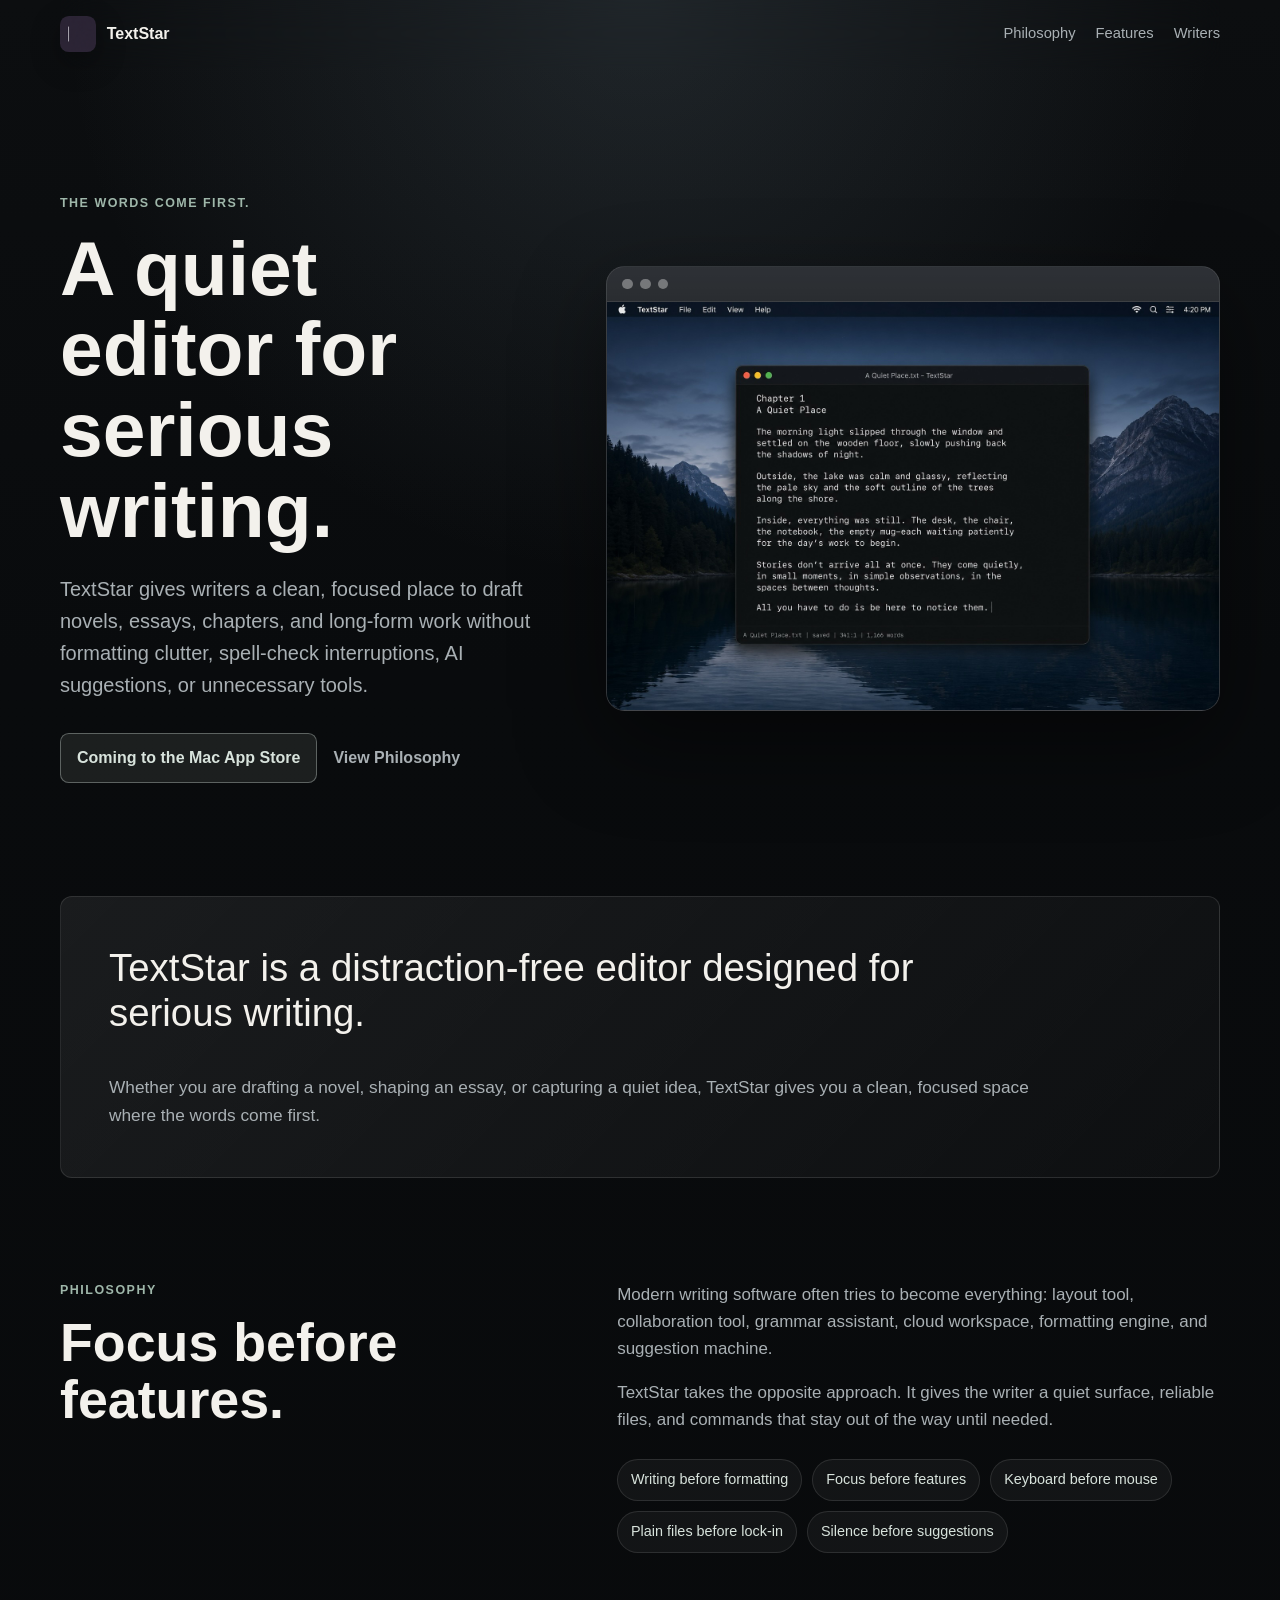
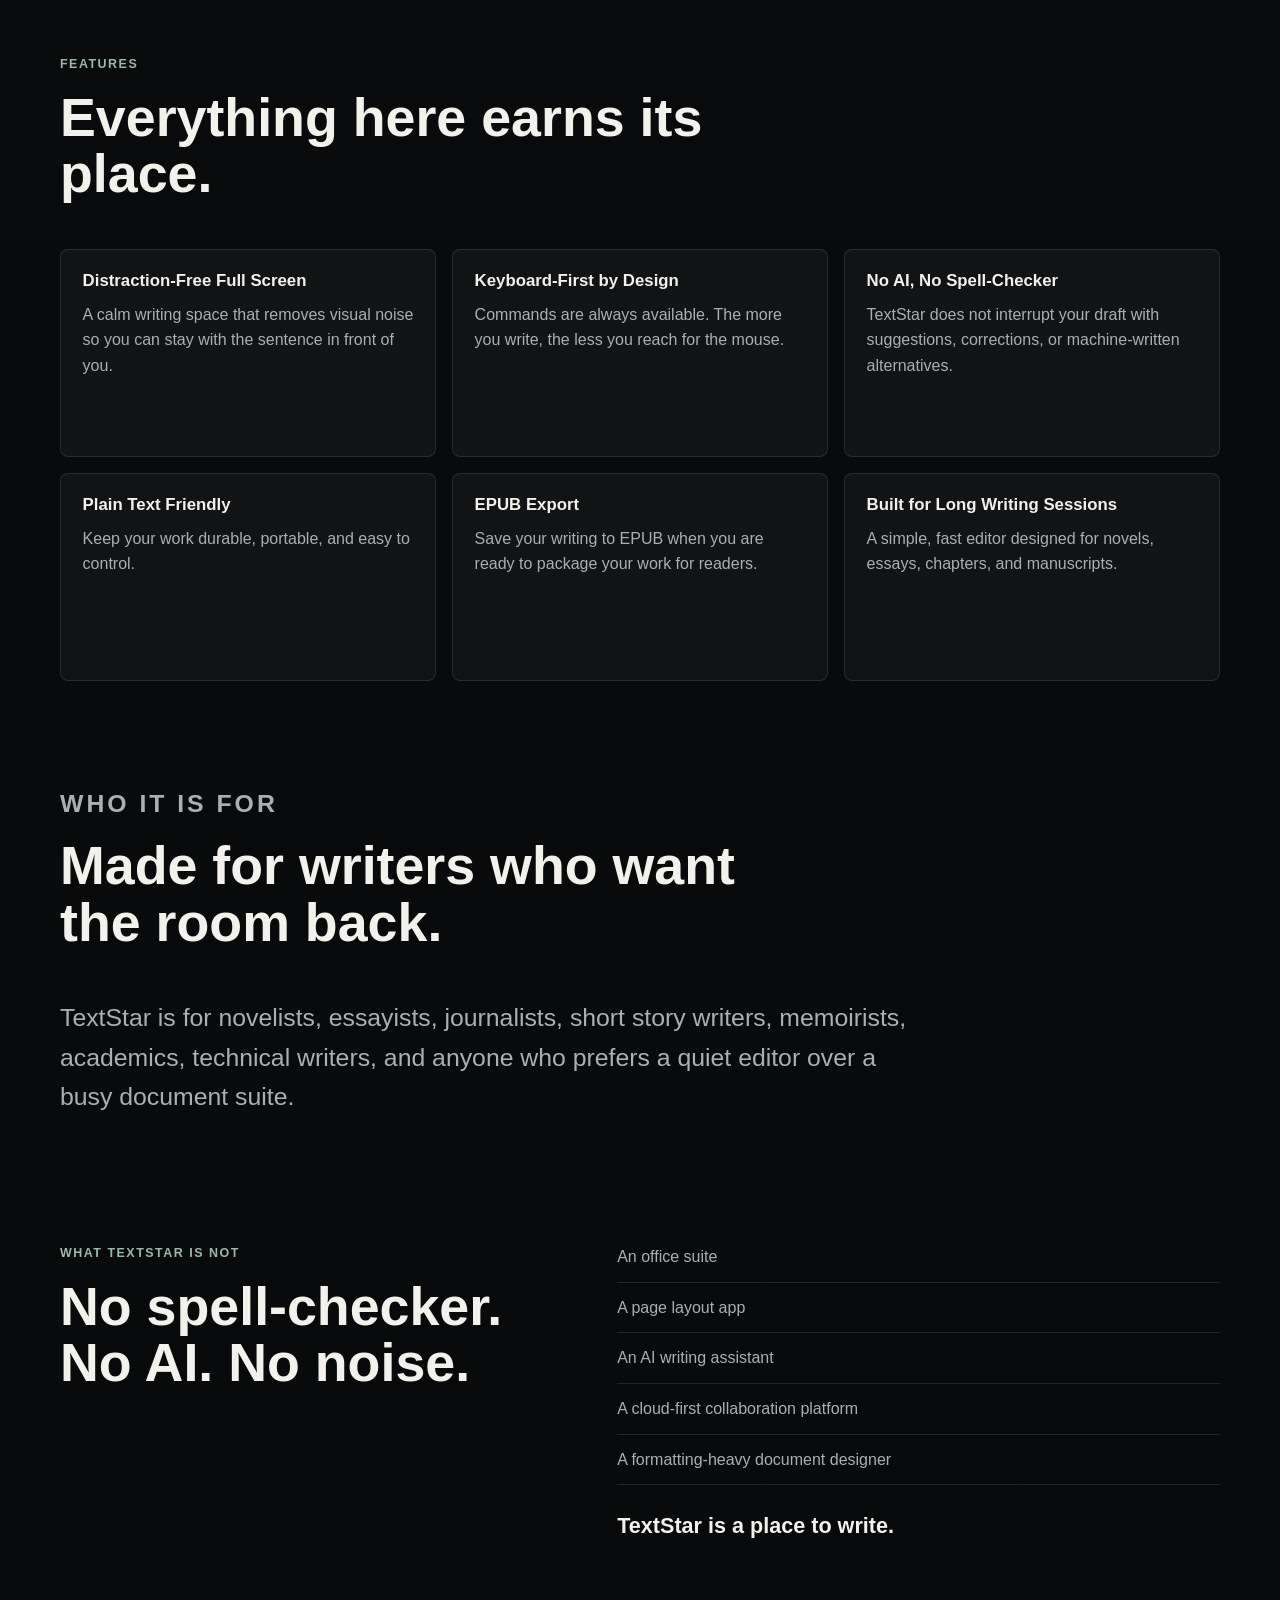
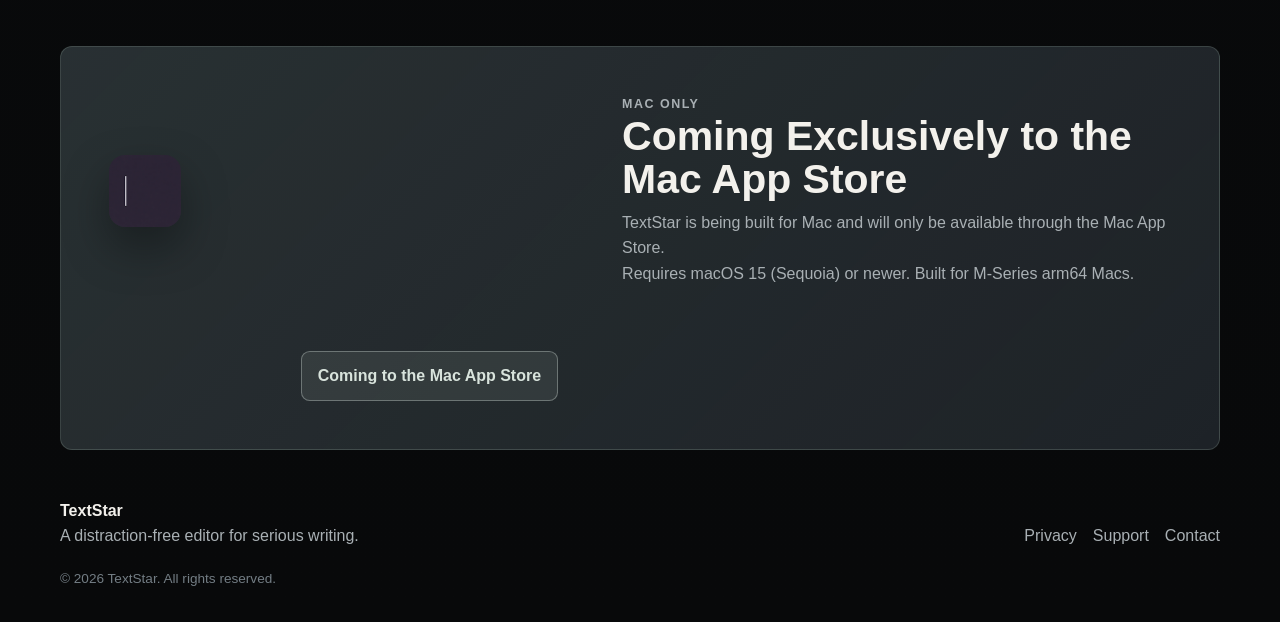
<file: docs/index.html>
<!doctype html>
<html lang="en">
    <head>
        <meta charset="utf-8" />
        <meta name="viewport" content="width=device-width, initial-scale=1" />
        <meta
            name="description"
            content="TextStar is a distraction-free editor designed for serious writing. A clean, focused writing space for authors, essayists, journalists, and long-form writers."
        />
        <meta name="theme-color" content="#090b0d" />
        <meta name="apple-mobile-web-app-title" content="TextStar" />
        <link rel="canonical" href="https://gettextstar.com/" />
        <meta property="og:type" content="website" />
        <meta property="og:url" content="https://gettextstar.com/" />
        <meta property="og:site_name" content="TextStar" />
        <meta
            property="og:title"
            content="TextStar - A quiet editor for serious writing"
        />
        <meta
            property="og:description"
            content="A distraction-free writing editor where the words come first."
        />
        <meta
            property="og:image"
            content="https://gettextstar.com/assets/textstar-hero.jpg"
        />
        <meta
            property="og:image:alt"
            content="TextStar writing editor shown in a focused desktop window"
        />
        <meta property="og:image:type" content="image/jpeg" />
        <meta property="og:image:width" content="1536" />
        <meta property="og:image:height" content="1024" />
        <meta name="twitter:card" content="summary_large_image" />
        <meta
            name="twitter:title"
            content="TextStar - A quiet editor for serious writing"
        />
        <meta
            name="twitter:description"
            content="A distraction-free writing editor where the words come first."
        />
        <meta
            name="twitter:image"
            content="https://gettextstar.com/assets/textstar-hero.jpg"
        />
        <meta
            name="twitter:image:alt"
            content="TextStar writing editor shown in a focused desktop window"
        />
        <title>TextStar - A quiet editor for serious writing</title>
        <link rel="icon" type="image/png" href="assets/textstar-app-icon.png" />
        <link rel="apple-touch-icon" href="assets/textstar-app-icon.png" />
        <script>
            document.documentElement.classList.add("js");
        </script>
        <link rel="stylesheet" href="styles.css" />
        <script src="script.js" defer></script>
    </head>
    <body>
        <header class="site-header" aria-label="Site header">
            <a class="brand" href="#top" aria-label="TextStar home">
                <img
                    src="assets/textstar-app-icon.png"
                    alt=""
                    width="36"
                    height="36"
                />
                <span>TextStar</span>
            </a>
            <nav class="site-nav" aria-label="Primary navigation">
                <a href="#philosophy">Philosophy</a>
                <a href="#features">Features</a>
                <a href="#writers">Writers</a>
            </nav>
        </header>

        <main id="top">
            <section class="hero" aria-labelledby="hero-title">
                <div class="hero-copy">
                    <p class="eyebrow">The words come first.</p>
                    <h1 id="hero-title">A quiet editor for serious writing.</h1>
                    <p class="hero-intro">
                        TextStar gives writers a clean, focused place to draft
                        novels, essays, chapters, and long-form work without
                        formatting clutter, spell-check interruptions, AI
                        suggestions, or unnecessary tools.
                    </p>
                    <div
                        class="hero-actions"
                        aria-label="TextStar availability and navigation"
                    >
                        <span class="store-badge" aria-disabled="true"
                            >Coming to the Mac App Store</span
                        >
                        <a class="text-link" href="#philosophy"
                            >View Philosophy</a
                        >
                    </div>
                </div>

                <figure
                    class="hero-visual"
                    aria-label="TextStar app screenshot"
                >
                    <div class="desktop-stage">
                        <div class="window-chrome" aria-hidden="true">
                            <span></span>
                            <span></span>
                            <span></span>
                        </div>
                        <img
                            src="assets/textstar-hero.jpg"
                            alt="TextStar writing editor shown in a focused desktop window"
                        />
                    </div>
                </figure>
            </section>

            <section class="about panel" aria-label="About TextStar">
                <blockquote>
                    <p>
                        TextStar is a distraction-free editor designed for
                        serious writing.
                    </p>
                    <p>
                        Whether you are drafting a novel, shaping an essay, or
                        capturing a quiet idea, TextStar gives you a clean,
                        focused space where the words come first.
                    </p>
                </blockquote>
            </section>

            <section
                class="section split"
                id="philosophy"
                aria-labelledby="philosophy-title"
            >
                <div>
                    <p class="eyebrow">Philosophy</p>
                    <h2 id="philosophy-title">Focus before features.</h2>
                </div>
                <div class="section-copy">
                    <p>
                        Modern writing software often tries to become
                        everything: layout tool, collaboration tool, grammar
                        assistant, cloud workspace, formatting engine, and
                        suggestion machine.
                    </p>
                    <p>
                        TextStar takes the opposite approach. It gives the
                        writer a quiet surface, reliable files, and commands
                        that stay out of the way until needed.
                    </p>
                    <div class="principles" aria-label="TextStar principles">
                        <span>Writing before formatting</span>
                        <span>Focus before features</span>
                        <span>Keyboard before mouse</span>
                        <span>Plain files before lock-in</span>
                        <span>Silence before suggestions</span>
                    </div>
                </div>
            </section>

            <section
                class="section"
                id="features"
                aria-labelledby="features-title"
            >
                <div class="section-heading">
                    <p class="eyebrow">Features</p>
                    <h2 id="features-title">
                        Everything here earns its place.
                    </h2>
                </div>
                <div class="feature-grid">
                    <article class="feature-card">
                        <h3>Distraction-Free Full Screen</h3>
                        <p>
                            A calm writing space that removes visual noise so
                            you can stay with the sentence in front of you.
                        </p>
                    </article>
                    <article class="feature-card">
                        <h3>Keyboard-First by Design</h3>
                        <p>
                            Commands are always available. The more you write,
                            the less you reach for the mouse.
                        </p>
                    </article>
                    <article class="feature-card">
                        <h3>No AI, No Spell-Checker</h3>
                        <p>
                            TextStar does not interrupt your draft with
                            suggestions, corrections, or machine-written
                            alternatives.
                        </p>
                    </article>
                    <article class="feature-card">
                        <h3>Plain Text Friendly</h3>
                        <p>
                            Keep your work durable, portable, and easy to
                            control.
                        </p>
                    </article>
                    <article class="feature-card">
                        <h3>EPUB Export</h3>
                        <p>
                            Save your writing to EPUB when you are ready to
                            package your work for readers.
                        </p>
                    </article>
                    <article class="feature-card">
                        <h3>Built for Long Writing Sessions</h3>
                        <p>
                            A simple, fast editor designed for novels, essays,
                            chapters, and manuscripts.
                        </p>
                    </article>
                </div>
            </section>

            <section
                class="section writers"
                id="writers"
                aria-labelledby="writers-title"
            >
                <div class="section-heading">
                    <p class="eyebrow">Who it is for</p>
                    <h2 id="writers-title">
                        Made for writers who want the room back.
                    </h2>
                </div>
                <p>
                    TextStar is for novelists, essayists, journalists, short
                    story writers, memoirists, academics, technical writers, and
                    anyone who prefers a quiet editor over a busy document
                    suite.
                </p>
            </section>

            <section class="section contrast" aria-labelledby="not-title">
                <div>
                    <p class="eyebrow">What TextStar is not</p>
                    <h2 id="not-title">No spell-checker. No AI. No noise.</h2>
                </div>
                <div>
                    <ul class="not-list">
                        <li>An office suite</li>
                        <li>A page layout app</li>
                        <li>An AI writing assistant</li>
                        <li>A cloud-first collaboration platform</li>
                        <li>A formatting-heavy document designer</li>
                    </ul>
                    <p class="closing-line">TextStar is a place to write.</p>
                </div>
            </section>

            <section class="store-section" aria-labelledby="store-title">
                <img
                    src="assets/textstar-app-icon.png"
                    alt=""
                    width="72"
                    height="72"
                />
                <div>
                    <p class="eyebrow">Mac ONLY</p>
                    <h2 id="store-title">
                        Coming Exclusively to the Mac App Store
                    </h2>
                    <p>
                        TextStar is being built for Mac and will only be
                        available through the Mac App Store.
                    </p>
                    <p>
                        Requires macOS 15 (Sequoia) or newer. Built for M-Series
                        arm64 Macs.
                    </p>
                </div>
                <span class="store-badge large" aria-disabled="true"
                    >Coming to the Mac App Store</span
                >
            </section>
        </main>

        <footer class="site-footer">
            <div>
                <strong>TextStar</strong>
                <p>A distraction-free editor for serious writing.</p>
            </div>
            <nav aria-label="Footer navigation">
                <a href="privacy.html">Privacy</a>
                <a href="support.html">Support</a>
                <a href="contact.html">Contact</a>
            </nav>
            <small>&copy; 2026 TextStar. All rights reserved.</small>
        </footer>
    </body>
</html>
</file>
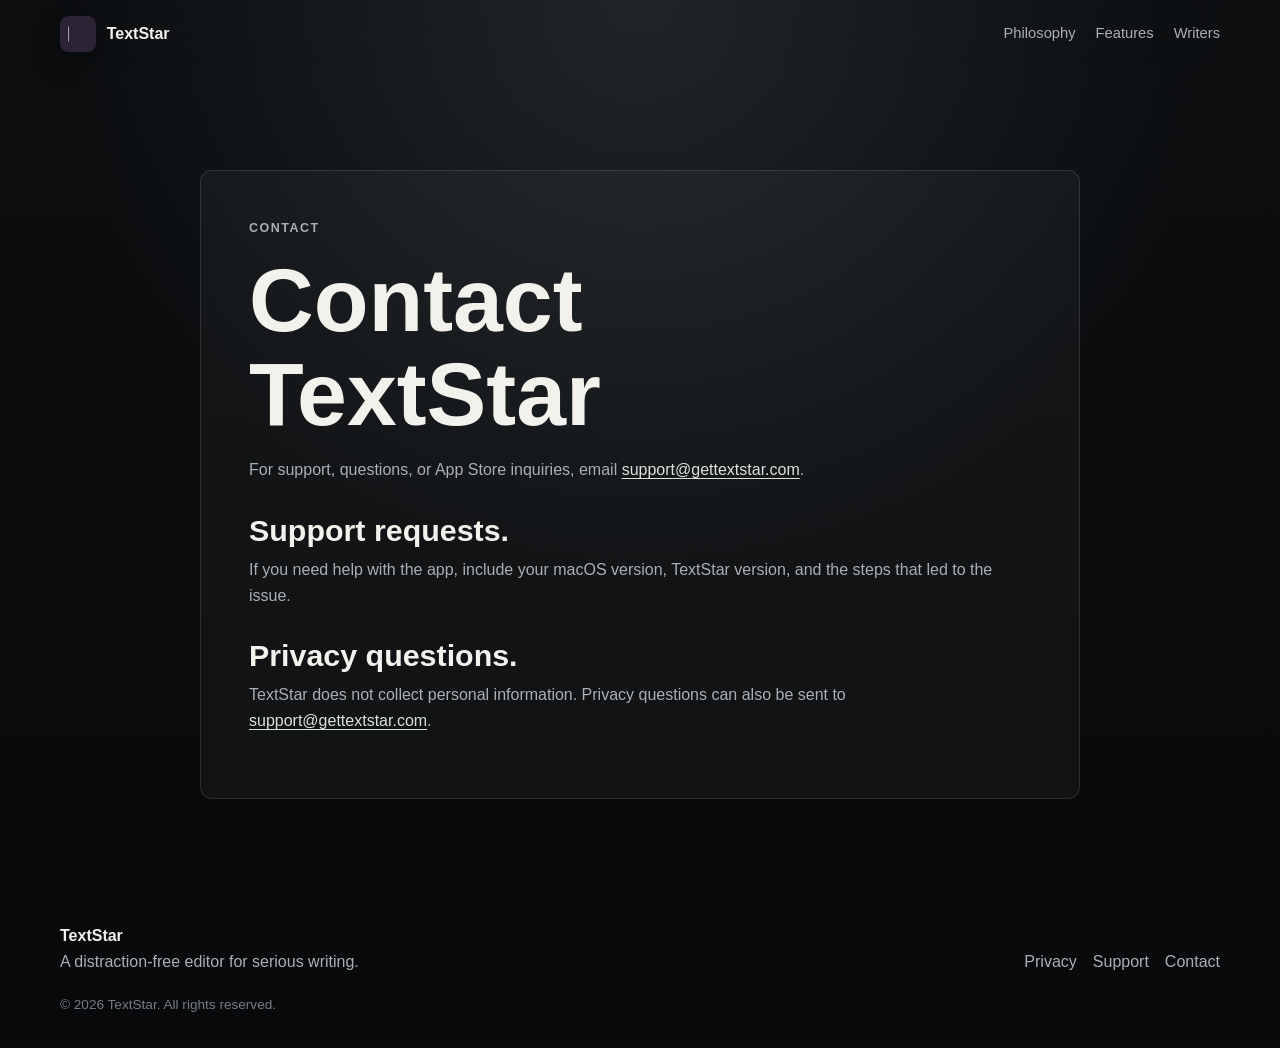
<file: docs/contact.html>
<!doctype html>
<html lang="en">
    <head>
        <meta charset="utf-8" />
        <meta name="viewport" content="width=device-width, initial-scale=1" />
        <meta
            name="description"
            content="Contact TextStar support for questions about the Mac writing editor."
        />
        <meta name="theme-color" content="#090b0d" />
        <meta name="apple-mobile-web-app-title" content="TextStar" />
        <link rel="canonical" href="https://gettextstar.com/contact.html" />
        <meta property="og:type" content="website" />
        <meta property="og:url" content="https://gettextstar.com/contact.html" />
        <meta property="og:site_name" content="TextStar" />
        <meta property="og:title" content="Contact TextStar" />
        <meta
            property="og:description"
            content="Contact TextStar support for questions about the Mac writing editor."
        />
        <meta
            property="og:image"
            content="https://gettextstar.com/assets/textstar-hero.jpg"
        />
        <meta name="twitter:card" content="summary_large_image" />
        <meta name="twitter:title" content="Contact TextStar" />
        <meta
            name="twitter:description"
            content="Contact TextStar support for questions about the Mac writing editor."
        />
        <meta
            name="twitter:image"
            content="https://gettextstar.com/assets/textstar-hero.jpg"
        />
        <title>Contact - TextStar</title>
        <link rel="icon" type="image/png" href="assets/textstar-app-icon.png" />
        <link rel="apple-touch-icon" href="assets/textstar-app-icon.png" />
        <link rel="stylesheet" href="styles.css" />
    </head>
    <body>
        <header class="site-header" aria-label="Site header">
            <a class="brand" href="index.html" aria-label="TextStar home">
                <img
                    src="assets/textstar-app-icon.png"
                    alt=""
                    width="36"
                    height="36"
                />
                <span>TextStar</span>
            </a>
            <nav class="site-nav" aria-label="Primary navigation">
                <a href="index.html#philosophy">Philosophy</a>
                <a href="index.html#features">Features</a>
                <a href="index.html#writers">Writers</a>
            </nav>
        </header>

        <main class="page-main">
            <article class="page-panel">
                <p class="eyebrow">Contact</p>
                <h1>Contact TextStar</h1>
                <p class="page-intro">
                    For support, questions, or App Store inquiries, email
                    <a href="mailto:support@gettextstar.com"
                        >support@gettextstar.com</a
                    >.
                </p>

                <section>
                    <h2>Support requests.</h2>
                    <p>
                        If you need help with the app, include your macOS
                        version, TextStar version, and the steps that led to the
                        issue.
                    </p>
                </section>

                <section>
                    <h2>Privacy questions.</h2>
                    <p>
                        TextStar does not collect personal information. Privacy
                        questions can also be sent to
                        <a href="mailto:support@gettextstar.com"
                            >support@gettextstar.com</a
                        >.
                    </p>
                </section>
            </article>
        </main>

        <footer class="site-footer">
            <div>
                <strong>TextStar</strong>
                <p>A distraction-free editor for serious writing.</p>
            </div>
            <nav aria-label="Footer navigation">
                <a href="privacy.html">Privacy</a>
                <a href="support.html">Support</a>
                <a href="contact.html">Contact</a>
            </nav>
            <small>&copy; 2026 TextStar. All rights reserved.</small>
        </footer>
    </body>
</html>
</file>
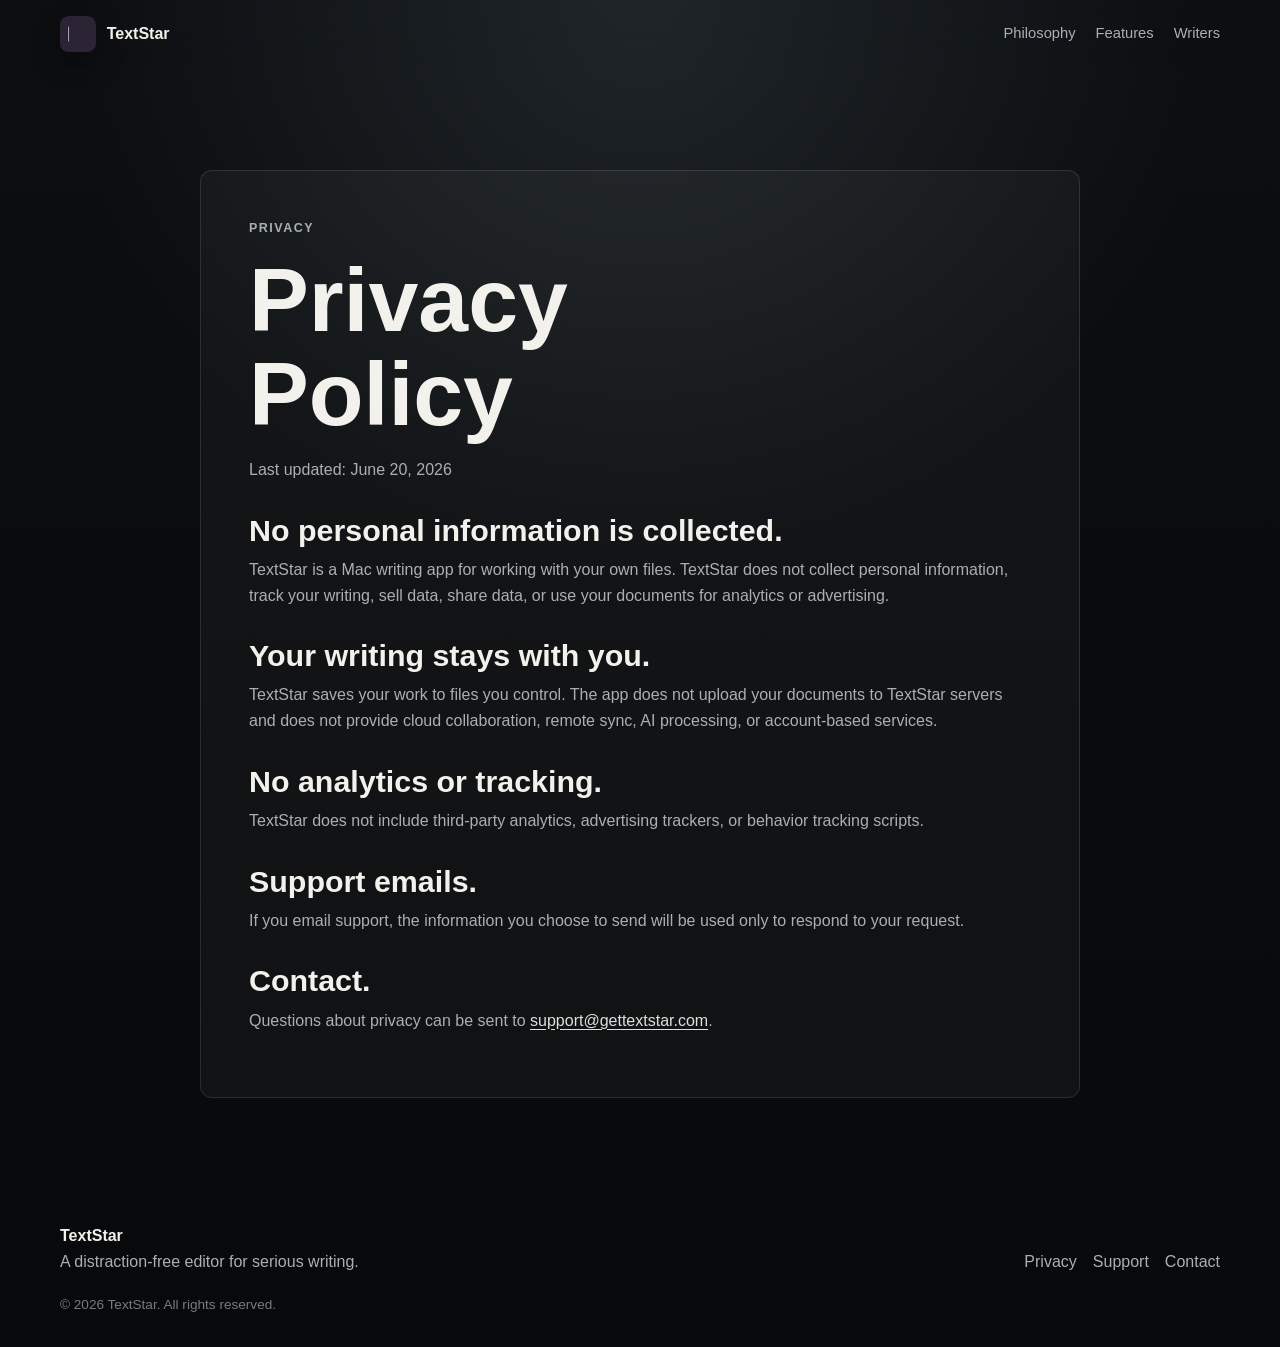
<file: docs/privacy.html>
<!doctype html>
<html lang="en">
    <head>
        <meta charset="utf-8" />
        <meta name="viewport" content="width=device-width, initial-scale=1" />
        <meta
            name="description"
            content="TextStar privacy policy. TextStar does not collect, track, sell, or share personal information."
        />
        <meta name="theme-color" content="#090b0d" />
        <meta name="apple-mobile-web-app-title" content="TextStar" />
        <link rel="canonical" href="https://gettextstar.com/privacy.html" />
        <meta property="og:type" content="website" />
        <meta property="og:url" content="https://gettextstar.com/privacy.html" />
        <meta property="og:site_name" content="TextStar" />
        <meta property="og:title" content="TextStar Privacy Policy" />
        <meta
            property="og:description"
            content="TextStar does not collect, track, sell, or share personal information."
        />
        <meta
            property="og:image"
            content="https://gettextstar.com/assets/textstar-hero.jpg"
        />
        <meta name="twitter:card" content="summary_large_image" />
        <meta name="twitter:title" content="TextStar Privacy Policy" />
        <meta
            name="twitter:description"
            content="TextStar does not collect, track, sell, or share personal information."
        />
        <meta
            name="twitter:image"
            content="https://gettextstar.com/assets/textstar-hero.jpg"
        />
        <title>Privacy Policy - TextStar</title>
        <link rel="icon" type="image/png" href="assets/textstar-app-icon.png" />
        <link rel="apple-touch-icon" href="assets/textstar-app-icon.png" />
        <link rel="stylesheet" href="styles.css" />
    </head>
    <body>
        <header class="site-header" aria-label="Site header">
            <a class="brand" href="index.html" aria-label="TextStar home">
                <img
                    src="assets/textstar-app-icon.png"
                    alt=""
                    width="36"
                    height="36"
                />
                <span>TextStar</span>
            </a>
            <nav class="site-nav" aria-label="Primary navigation">
                <a href="index.html#philosophy">Philosophy</a>
                <a href="index.html#features">Features</a>
                <a href="index.html#writers">Writers</a>
            </nav>
        </header>

        <main class="page-main">
            <article class="page-panel">
                <p class="eyebrow">Privacy</p>
                <h1>Privacy Policy</h1>
                <p class="page-intro">Last updated: June 20, 2026</p>

                <section>
                    <h2>No personal information is collected.</h2>
                    <p>
                        TextStar is a Mac writing app for working with your own
                        files. TextStar does not collect personal information,
                        track your writing, sell data, share data, or use your
                        documents for analytics or advertising.
                    </p>
                </section>

                <section>
                    <h2>Your writing stays with you.</h2>
                    <p>
                        TextStar saves your work to files you control. The app
                        does not upload your documents to TextStar servers and
                        does not provide cloud collaboration, remote sync, AI
                        processing, or account-based services.
                    </p>
                </section>

                <section>
                    <h2>No analytics or tracking.</h2>
                    <p>
                        TextStar does not include third-party analytics,
                        advertising trackers, or behavior tracking scripts.
                    </p>
                </section>

                <section>
                    <h2>Support emails.</h2>
                    <p>
                        If you email support, the information you choose to send
                        will be used only to respond to your request.
                    </p>
                </section>

                <section>
                    <h2>Contact.</h2>
                    <p>
                        Questions about privacy can be sent to
                        <a href="mailto:support@gettextstar.com"
                            >support@gettextstar.com</a
                        >.
                    </p>
                </section>
            </article>
        </main>

        <footer class="site-footer">
            <div>
                <strong>TextStar</strong>
                <p>A distraction-free editor for serious writing.</p>
            </div>
            <nav aria-label="Footer navigation">
                <a href="privacy.html">Privacy</a>
                <a href="support.html">Support</a>
                <a href="contact.html">Contact</a>
            </nav>
            <small>&copy; 2026 TextStar. All rights reserved.</small>
        </footer>
    </body>
</html>
</file>
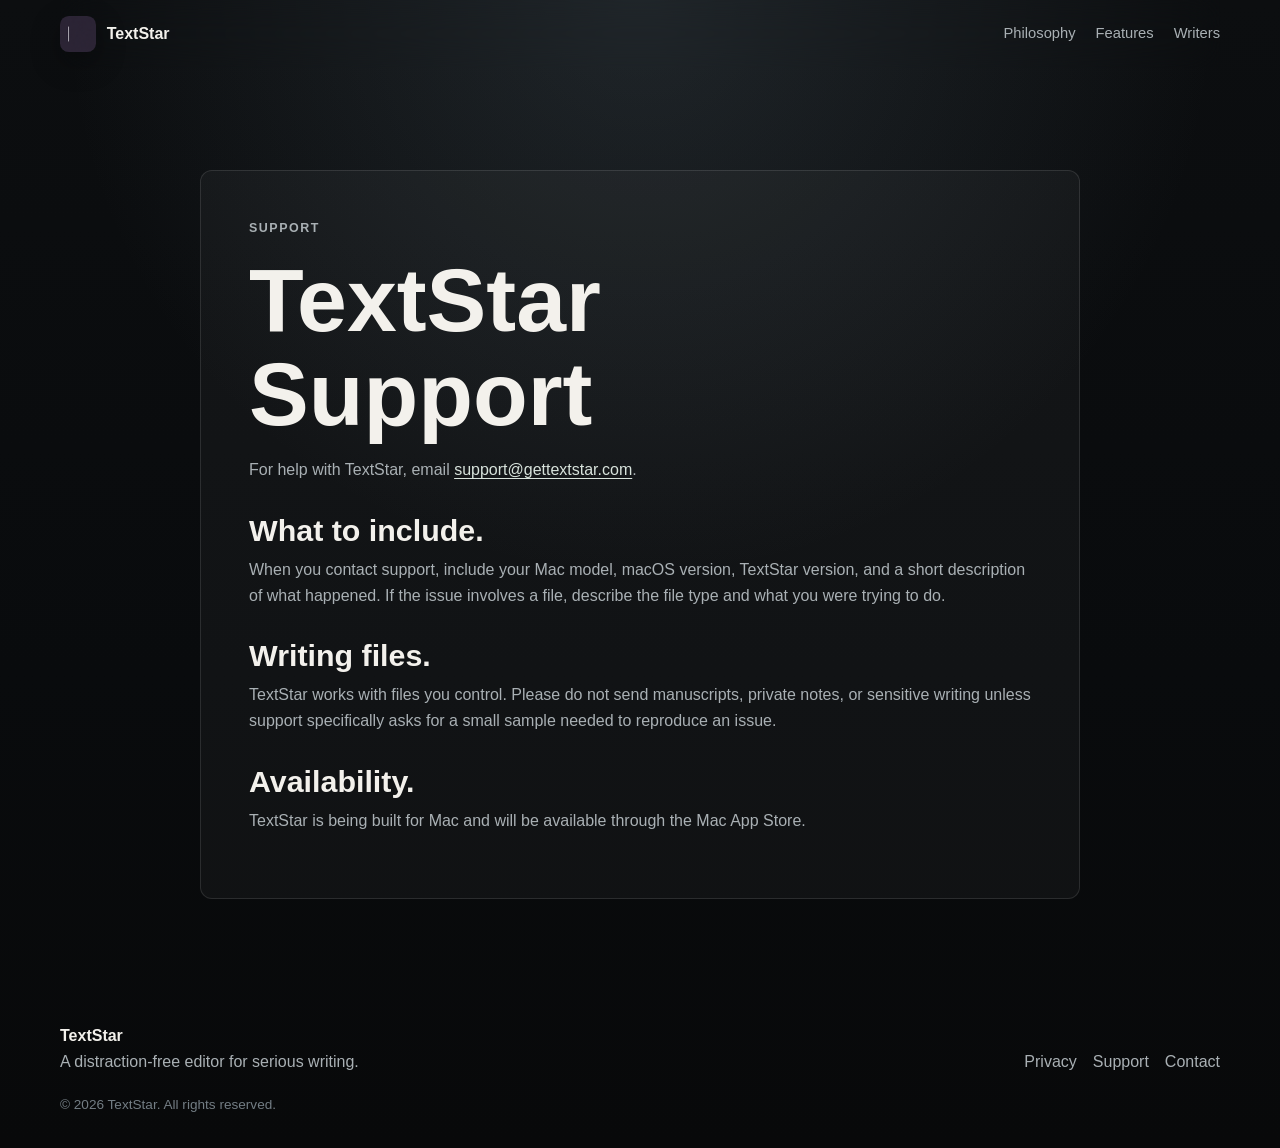
<file: docs/support.html>
<!doctype html>
<html lang="en">
    <head>
        <meta charset="utf-8" />
        <meta name="viewport" content="width=device-width, initial-scale=1" />
        <meta
            name="description"
            content="Get support for TextStar, a distraction-free writing editor for Mac."
        />
        <meta name="theme-color" content="#090b0d" />
        <meta name="apple-mobile-web-app-title" content="TextStar" />
        <link rel="canonical" href="https://gettextstar.com/support.html" />
        <meta property="og:type" content="website" />
        <meta property="og:url" content="https://gettextstar.com/support.html" />
        <meta property="og:site_name" content="TextStar" />
        <meta property="og:title" content="TextStar Support" />
        <meta
            property="og:description"
            content="Get support for TextStar, a distraction-free writing editor for Mac."
        />
        <meta
            property="og:image"
            content="https://gettextstar.com/assets/textstar-hero.jpg"
        />
        <meta name="twitter:card" content="summary_large_image" />
        <meta name="twitter:title" content="TextStar Support" />
        <meta
            name="twitter:description"
            content="Get support for TextStar, a distraction-free writing editor for Mac."
        />
        <meta
            name="twitter:image"
            content="https://gettextstar.com/assets/textstar-hero.jpg"
        />
        <title>Support - TextStar</title>
        <link rel="icon" type="image/png" href="assets/textstar-app-icon.png" />
        <link rel="apple-touch-icon" href="assets/textstar-app-icon.png" />
        <link rel="stylesheet" href="styles.css" />
    </head>
    <body>
        <header class="site-header" aria-label="Site header">
            <a class="brand" href="index.html" aria-label="TextStar home">
                <img
                    src="assets/textstar-app-icon.png"
                    alt=""
                    width="36"
                    height="36"
                />
                <span>TextStar</span>
            </a>
            <nav class="site-nav" aria-label="Primary navigation">
                <a href="index.html#philosophy">Philosophy</a>
                <a href="index.html#features">Features</a>
                <a href="index.html#writers">Writers</a>
            </nav>
        </header>

        <main class="page-main">
            <article class="page-panel">
                <p class="eyebrow">Support</p>
                <h1>TextStar Support</h1>
                <p class="page-intro">
                    For help with TextStar, email
                    <a href="mailto:support@gettextstar.com"
                        >support@gettextstar.com</a
                    >.
                </p>

                <section>
                    <h2>What to include.</h2>
                    <p>
                        When you contact support, include your Mac model, macOS
                        version, TextStar version, and a short description of
                        what happened. If the issue involves a file, describe
                        the file type and what you were trying to do.
                    </p>
                </section>

                <section>
                    <h2>Writing files.</h2>
                    <p>
                        TextStar works with files you control. Please do not
                        send manuscripts, private notes, or sensitive writing
                        unless support specifically asks for a small sample
                        needed to reproduce an issue.
                    </p>
                </section>

                <section>
                    <h2>Availability.</h2>
                    <p>
                        TextStar is being built for Mac and will be available
                        through the Mac App Store.
                    </p>
                </section>
            </article>
        </main>

        <footer class="site-footer">
            <div>
                <strong>TextStar</strong>
                <p>A distraction-free editor for serious writing.</p>
            </div>
            <nav aria-label="Footer navigation">
                <a href="privacy.html">Privacy</a>
                <a href="support.html">Support</a>
                <a href="contact.html">Contact</a>
            </nav>
            <small>&copy; 2026 TextStar. All rights reserved.</small>
        </footer>
    </body>
</html>
</file>
<file: docs/styles.css>
:root {
  color-scheme: dark;
  --bg: #090b0d;
  --bg-soft: #101418;
  --panel: #151a1f;
  --panel-strong: #1b2229;
  --text: #f3f1ec;
  --muted: #a9b0b4;
  --quiet: #737d84;
  --line: rgba(255, 255, 255, 0.11);
  --accent: #9fb7aa;
  --accent-strong: #d8e3dc;
  --shadow: 0 32px 90px rgba(0, 0, 0, 0.46);
  --max: 1160px;
}

* {
  box-sizing: border-box;
}

html {
  scroll-behavior: smooth;
}

body {
  margin: 0;
  background:
    radial-gradient(circle at 50% 0%, rgba(111, 132, 145, 0.2), transparent 36rem),
    linear-gradient(180deg, #0c0e10 0%, var(--bg) 42rem, #08090a 100%);
  color: var(--text);
  font-family: ui-sans-serif, -apple-system, BlinkMacSystemFont, "SF Pro Text",
    "Segoe UI", sans-serif;
  line-height: 1.6;
}

a {
  color: inherit;
  text-decoration: none;
}

img {
  display: block;
  max-width: 100%;
}

.site-header {
  position: sticky;
  top: 0;
  z-index: 20;
  display: flex;
  align-items: center;
  justify-content: space-between;
  gap: 1.5rem;
  width: min(100% - 2rem, var(--max));
  margin: 0 auto;
  padding: 1rem 0;
  backdrop-filter: blur(18px);
}

.brand,
.site-nav,
.site-footer nav {
  display: flex;
  align-items: center;
}

.brand {
  gap: 0.7rem;
  font-weight: 650;
  letter-spacing: 0;
}

.brand img {
  border-radius: 0.55rem;
  box-shadow: 0 10px 30px rgba(0, 0, 0, 0.32);
}

.site-nav {
  gap: 1.25rem;
  color: var(--muted);
  font-size: 0.92rem;
}

.site-nav a:hover,
.site-footer a:hover,
.text-link:hover {
  color: var(--text);
}

.hero {
  display: grid;
  grid-template-columns: minmax(0, 0.88fr) minmax(320px, 1.12fr);
  gap: clamp(2.5rem, 5vw, 5.5rem);
  align-items: center;
  width: min(100% - 2rem, var(--max));
  min-height: clamp(680px, calc(100vh - 4.5rem), 860px);
  margin: 0 auto;
  padding: clamp(4rem, 7vw, 7rem) 0 clamp(3rem, 6vw, 6rem);
}

.hero-copy {
  max-width: 38rem;
}

.eyebrow {
  margin: 0 0 0.85rem;
  color: var(--accent);
  font-size: 0.78rem;
  font-weight: 700;
  letter-spacing: 0.12em;
  text-transform: uppercase;
}

h1,
h2,
h3,
p {
  margin-top: 0;
}

h1,
h2,
h3 {
  line-height: 1.05;
  letter-spacing: 0;
}

h1 {
  max-width: 11ch;
  margin-bottom: 1.4rem;
  font-size: clamp(3.5rem, 6vw, 5.8rem);
  font-weight: 720;
}

h2 {
  margin-bottom: 1rem;
  font-size: clamp(2.05rem, 4.2vw, 4rem);
  font-weight: 700;
}

h3 {
  margin-bottom: 0.75rem;
  font-size: 1.05rem;
  font-weight: 680;
}

.hero-intro,
.section-copy,
.writers p,
.store-section p,
.site-footer p {
  color: var(--muted);
}

.hero-intro {
  max-width: 35rem;
  margin-bottom: 2rem;
  font-size: clamp(1.05rem, 1.6vw, 1.25rem);
}

.hero-actions {
  display: flex;
  flex-wrap: wrap;
  gap: 1rem;
  align-items: center;
}

.store-badge,
.text-link {
  min-height: 2.85rem;
  border-radius: 0.55rem;
  font-weight: 650;
}

.store-badge {
  display: inline-flex;
  align-items: center;
  justify-content: center;
  border: 1px solid rgba(216, 227, 220, 0.35);
  background: rgba(216, 227, 220, 0.09);
  color: var(--accent-strong);
  padding: 0.7rem 1rem;
  cursor: default;
}

.text-link {
  display: inline-flex;
  align-items: center;
  color: var(--muted);
}

.hero-visual {
  margin: 0;
}

.desktop-stage {
  overflow: hidden;
  border: 1px solid rgba(255, 255, 255, 0.14);
  border-radius: 1.15rem;
  background:
    linear-gradient(180deg, rgba(255, 255, 255, 0.08), transparent 8rem),
    #12161b;
  box-shadow: var(--shadow);
}

.window-chrome {
  display: flex;
  gap: 0.48rem;
  align-items: center;
  height: 2.15rem;
  padding: 0 0.95rem;
  border-bottom: 1px solid rgba(255, 255, 255, 0.09);
  background: rgba(255, 255, 255, 0.045);
}

.window-chrome span {
  width: 0.64rem;
  height: 0.64rem;
  border-radius: 999px;
  background: rgba(255, 255, 255, 0.35);
}

.desktop-stage img {
  width: 100%;
  aspect-ratio: 3 / 2;
  object-fit: cover;
}

.panel,
.section,
.store-section,
.site-footer {
  width: min(100% - 2rem, var(--max));
  margin: 0 auto;
}

.about {
  padding: clamp(2rem, 4vw, 3rem);
  border: 1px solid var(--line);
  border-radius: 0.75rem;
  background: linear-gradient(135deg, rgba(255, 255, 255, 0.07), rgba(255, 255, 255, 0.025));
}

blockquote {
  max-width: 58rem;
  margin: 0;
}

blockquote p:first-child {
  color: var(--text);
  font-size: clamp(1.45rem, 3vw, 2.4rem);
  line-height: 1.18;
}

blockquote p:last-child {
  margin-bottom: 0;
  color: var(--muted);
  font-size: 1.08rem;
}

.section {
  padding: clamp(5rem, 8vw, 8rem) 0 0;
}

.split,
.contrast,
.store-section {
  display: grid;
  grid-template-columns: minmax(0, 0.9fr) minmax(0, 1.1fr);
  gap: clamp(2rem, 5vw, 5rem);
}

.section-copy p {
  font-size: 1.06rem;
}

.principles {
  display: flex;
  flex-wrap: wrap;
  gap: 0.65rem;
  margin-top: 1.6rem;
}

.principles span {
  border: 1px solid var(--line);
  border-radius: 999px;
  background: rgba(255, 255, 255, 0.045);
  color: var(--accent-strong);
  padding: 0.52rem 0.8rem;
  font-size: 0.9rem;
}

.section-heading {
  max-width: 45rem;
  margin-bottom: clamp(1.8rem, 4vw, 3rem);
}

.feature-grid {
  display: grid;
  grid-template-columns: repeat(3, minmax(0, 1fr));
  gap: 1rem;
}

.feature-card {
  min-height: 13rem;
  border: 1px solid var(--line);
  border-radius: 0.5rem;
  background: rgba(255, 255, 255, 0.04);
  padding: 1.35rem;
  opacity: 1;
  transform: none;
}

html.js .feature-card {
  opacity: 0;
  transform: translateY(18px);
  transition:
    opacity 900ms ease,
    transform 900ms ease;
  transition-delay: var(--feature-delay, 0ms);
}

html.js .feature-card.is-visible {
  opacity: 1;
  transform: translateY(0);
}

.feature-card p {
  margin-bottom: 0;
  color: var(--muted);
}

.writers {
  max-width: 850px;
  margin-left: max(1rem, calc((100% - var(--max)) / 2));
}

.writers p {
  font-size: clamp(1.2rem, 2.2vw, 1.55rem);
}

.contrast {
  align-items: start;
}

.not-list {
  display: grid;
  gap: 0.75rem;
  margin: 0;
  padding: 0;
  list-style: none;
}

.not-list li {
  border-bottom: 1px solid var(--line);
  color: var(--muted);
  padding-bottom: 0.75rem;
}

.closing-line {
  margin: 1.5rem 0 0;
  color: var(--text);
  font-size: 1.35rem;
  font-weight: 680;
}

.store-section {
  align-items: center;
  margin-top: clamp(5rem, 8vw, 8rem);
  padding: clamp(2rem, 4vw, 3rem);
  border: 1px solid rgba(159, 183, 170, 0.22);
  border-radius: 0.75rem;
  background:
    linear-gradient(135deg, rgba(159, 183, 170, 0.14), rgba(255, 255, 255, 0.035)),
    var(--panel);
}

.store-section img {
  border-radius: 1rem;
  box-shadow: 0 20px 45px rgba(0, 0, 0, 0.34);
}

.store-section h2 {
  margin-bottom: 0.55rem;
  font-size: clamp(1.8rem, 3.2vw, 3rem);
}

.store-section p {
  margin-bottom: 0;
}

.store-badge.large {
  justify-self: end;
  white-space: nowrap;
}

.site-footer {
  display: grid;
  grid-template-columns: 1fr auto;
  gap: 1.2rem 2rem;
  align-items: end;
  padding: 3rem 0 2rem;
  color: var(--quiet);
}

.site-footer p,
.site-footer small {
  margin: 0;
}

.site-footer strong {
  color: var(--text);
}

.site-footer nav {
  gap: 1rem;
  color: var(--muted);
}

.site-footer small {
  grid-column: 1 / -1;
  font-size: 0.85rem;
}

.page-main {
  width: min(100% - 2rem, 880px);
  margin: 0 auto;
  padding: clamp(4rem, 8vw, 7rem) 0 clamp(3rem, 6vw, 5rem);
}

.page-panel {
  border: 1px solid var(--line);
  border-radius: 0.75rem;
  background: rgba(255, 255, 255, 0.035);
  padding: clamp(1.5rem, 4vw, 3rem);
}

.page-panel h1 {
  max-width: 12ch;
  margin-bottom: 1rem;
  font-size: clamp(3rem, 7vw, 5.6rem);
}

.page-panel h2 {
  margin-bottom: 0.65rem;
  font-size: clamp(1.35rem, 2.5vw, 1.9rem);
}

.page-panel section {
  margin-top: 2rem;
}

.page-panel p,
.page-intro {
  color: var(--muted);
}

.page-panel a {
  color: var(--accent-strong);
  text-decoration: underline;
  text-underline-offset: 0.18em;
}

@media (max-width: 900px) {
  .site-header {
    position: static;
  }

  .hero,
  .split,
  .contrast,
  .store-section {
    grid-template-columns: 1fr;
  }

  .hero {
    min-height: auto;
  }

  h1 {
    max-width: 12ch;
  }

  .feature-grid {
    grid-template-columns: repeat(2, minmax(0, 1fr));
  }

  .writers {
    width: min(100% - 2rem, var(--max));
    margin: 0 auto;
  }

  .store-section {
    justify-items: start;
  }

  .store-badge.large {
    justify-self: start;
  }
}

@media (max-width: 620px) {
  .site-header {
    align-items: flex-start;
  }

  .site-nav {
    display: none;
  }

  .hero {
    padding-top: 3rem;
  }

  h1 {
    font-size: clamp(3.1rem, 17vw, 5rem);
  }

  .hero-actions,
  .store-badge,
  .text-link {
    width: 100%;
  }

  .text-link {
    justify-content: center;
  }

  .desktop-stage {
    border-radius: 0.8rem;
  }

  .feature-grid {
    grid-template-columns: 1fr;
  }

  .feature-card {
    min-height: auto;
  }

  .store-section {
    padding: 1.5rem;
  }

  .site-footer {
    grid-template-columns: 1fr;
  }

  .site-footer nav {
    flex-wrap: wrap;
  }
}

@media (prefers-reduced-motion: reduce) {
  html {
    scroll-behavior: auto;
  }

  html.js .feature-card {
    opacity: 1;
    transform: none;
    transition: none;
  }
}
</file>
